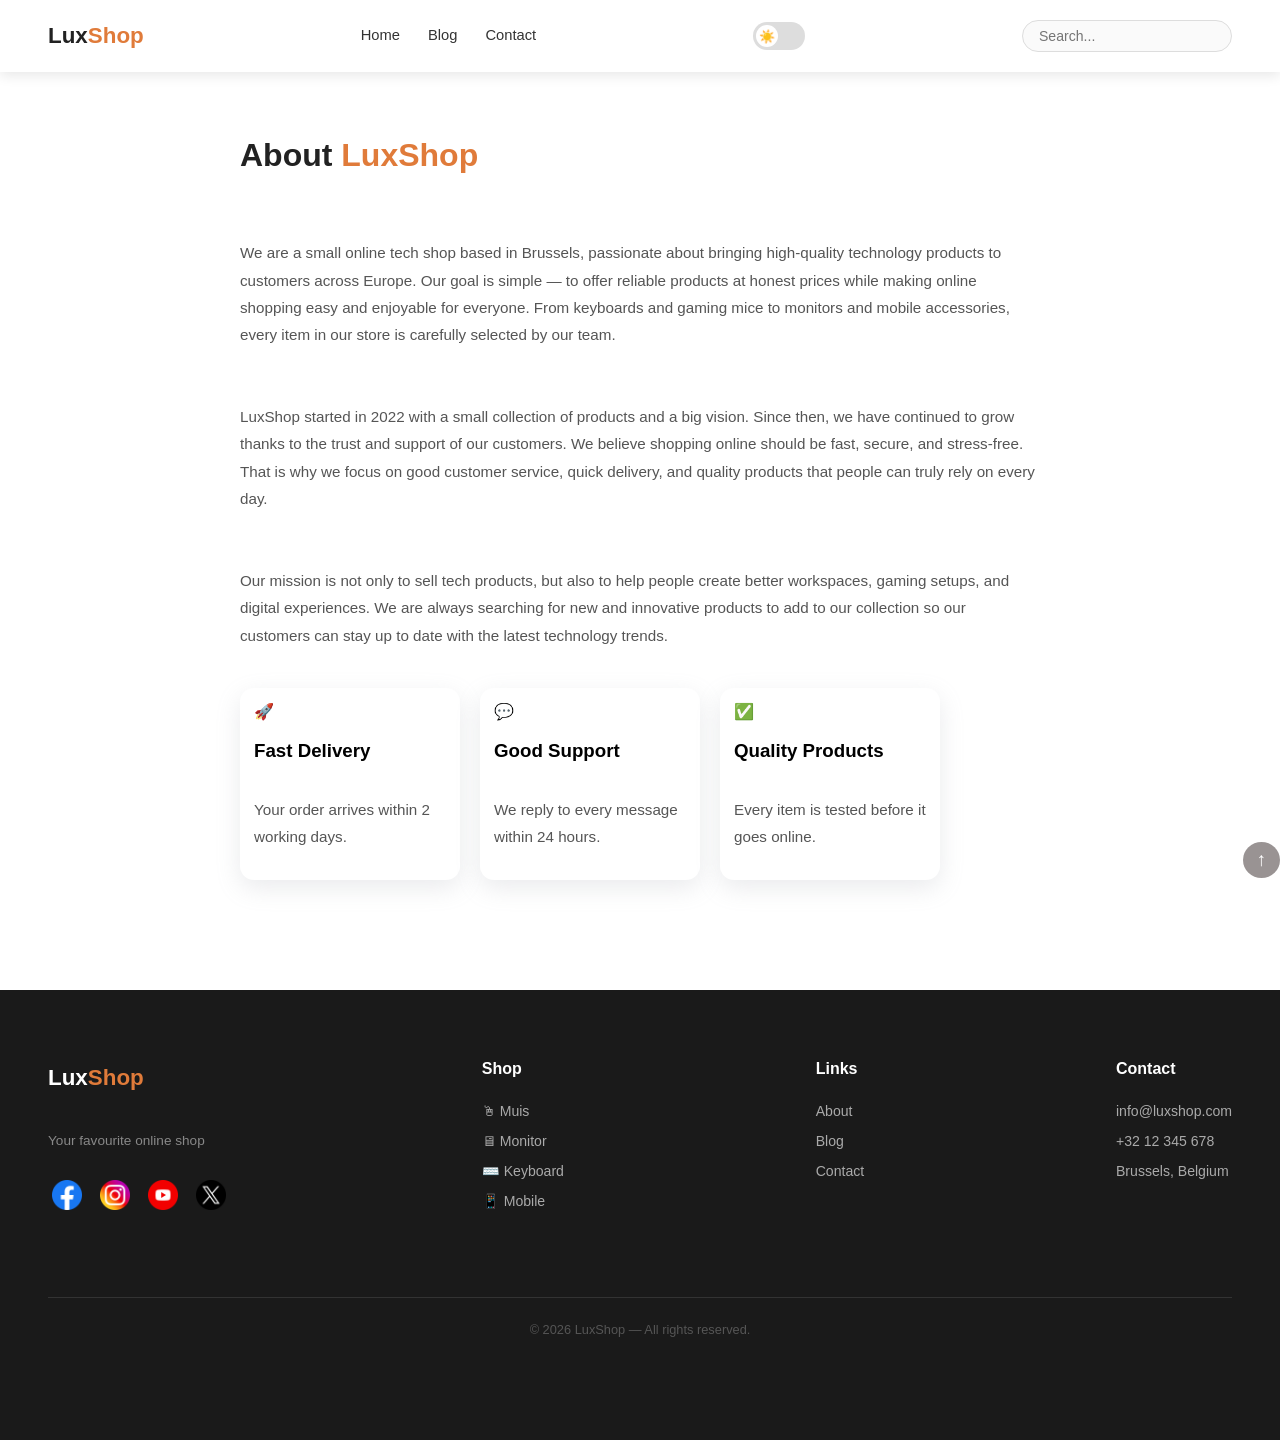
<file: about.html>
<!DOCTYPE html>
<html lang="en">

<head>
  <meta charset="UTF-8">
  <meta name="viewport" content="width=device-width, initial-scale=1.0">
  <title>about</title>
  <link rel="stylesheet" href="CSS/EINDPRO.css">
</head>

<body>

  <header class="head">

    <a class="logo" href="EINDPROJECT.html">Lux<span>Shop</span></a>

    <nav class="menu">

      <a href="index.html">Home</a>
      <a href="blog.html">Blog</a>
      <a href="contact.html">Contact</a>
    </nav>
<div class="D-L">
    <div class="DL-click">☀️</div>
   </div>
    <div class="box">
      <input type="text" placeholder="Search..." />
    </div>
   
  </header>


  <section class="about">

    <h1>About <span>LuxShop</span></h1>

    <p>
      We are a small online tech shop based in Brussels, passionate about bringing high-quality technology products to
      customers across Europe. Our goal is simple — to offer reliable products at honest prices while making online
      shopping easy and enjoyable for everyone. From keyboards and gaming mice to monitors and mobile accessories, every
      item in our store is carefully selected by our team.
    </p>

    <p>
      LuxShop started in 2022 with a small collection of products and a big vision. Since then, we have continued to
      grow thanks to the trust and support of our customers. We believe shopping online should be fast, secure, and
      stress-free. That is why we focus on good customer service, quick delivery, and quality products that people can
      truly rely on every day.
    </p>

    <p>
      Our mission is not only to sell tech products, but also to help people create better workspaces, gaming setups,
      and digital experiences. We are always searching for new and innovative products to add to our collection so our
      customers can stay up to date with the latest technology trends.
    </p>

    <div class="cards">
      <div class="card">
        <span>🚀</span>
        <h3>Fast Delivery</h3>
        <p>Your order arrives within 2 working days.</p>
      </div>
      <div class="card">
        <span>💬</span>
        <h3>Good Support</h3>
        <p>We reply to every message within 24 hours.</p>
      </div>
      <div class="card">
        <span>✅</span>
        <h3>Quality Products</h3>
        <p>Every item is tested before it goes online.</p>
      </div>
    </div>

  </section>


  <footer class="foot">

    <div class="fcol">
      <h1 class="flogo">Lux<span>Shop</span></h1>
      <p class="ftag">Your favourite online shop</p>
      <div class="srow">
        <a class="sicon" href="https://facebook.com">
          <img src="AFBEELDING/facebook.png" />
        </a>
        <a class="sicon" href="https://instagram.com">
          <img src="AFBEELDING/social.png" />
        </a>
        <a class="sicon" href="https://youtube.com">
          <img src="AFBEELDING/youtube.png" />
        </a>
        <a class="sicon" href="https://x.com">
          <img src="AFBEELDING/twitter.png" />
        </a>
      </div>
    </div>

    <div class="fcol">
      <h1 class="ftitle">Shop</h1>
      <a href="#">🖱 Muis</a>
      <a href="#">🖥 Monitor</a>
      <a href="#">⌨️ Keyboard</a>
      <a href="#">📱 Mobile</a>
    </div>

    <div class="fcol">
      <h1 class="ftitle">Links</h1>
      <a href="about.html">About</a>
      <a href="blog.html">Blog</a>
      <a href="contact.html">Contact</a>
    </div>

    <div class="fcol">
      <h1 class="ftitle">Contact</h1>
      <a href="mailto:info@luxshop.com">info@luxshop.com</a>
      <a href="tel:+3212345678">+32 12 345 678</a>
      <a href="#">Brussels, Belgium</a>
    </div>

    <div class="fbot">© 2026 LuxShop — All rights reserved.</div>

  </footer>

  <a href="#" class="top-btn">↑</a>

</body>

</html>
</file>
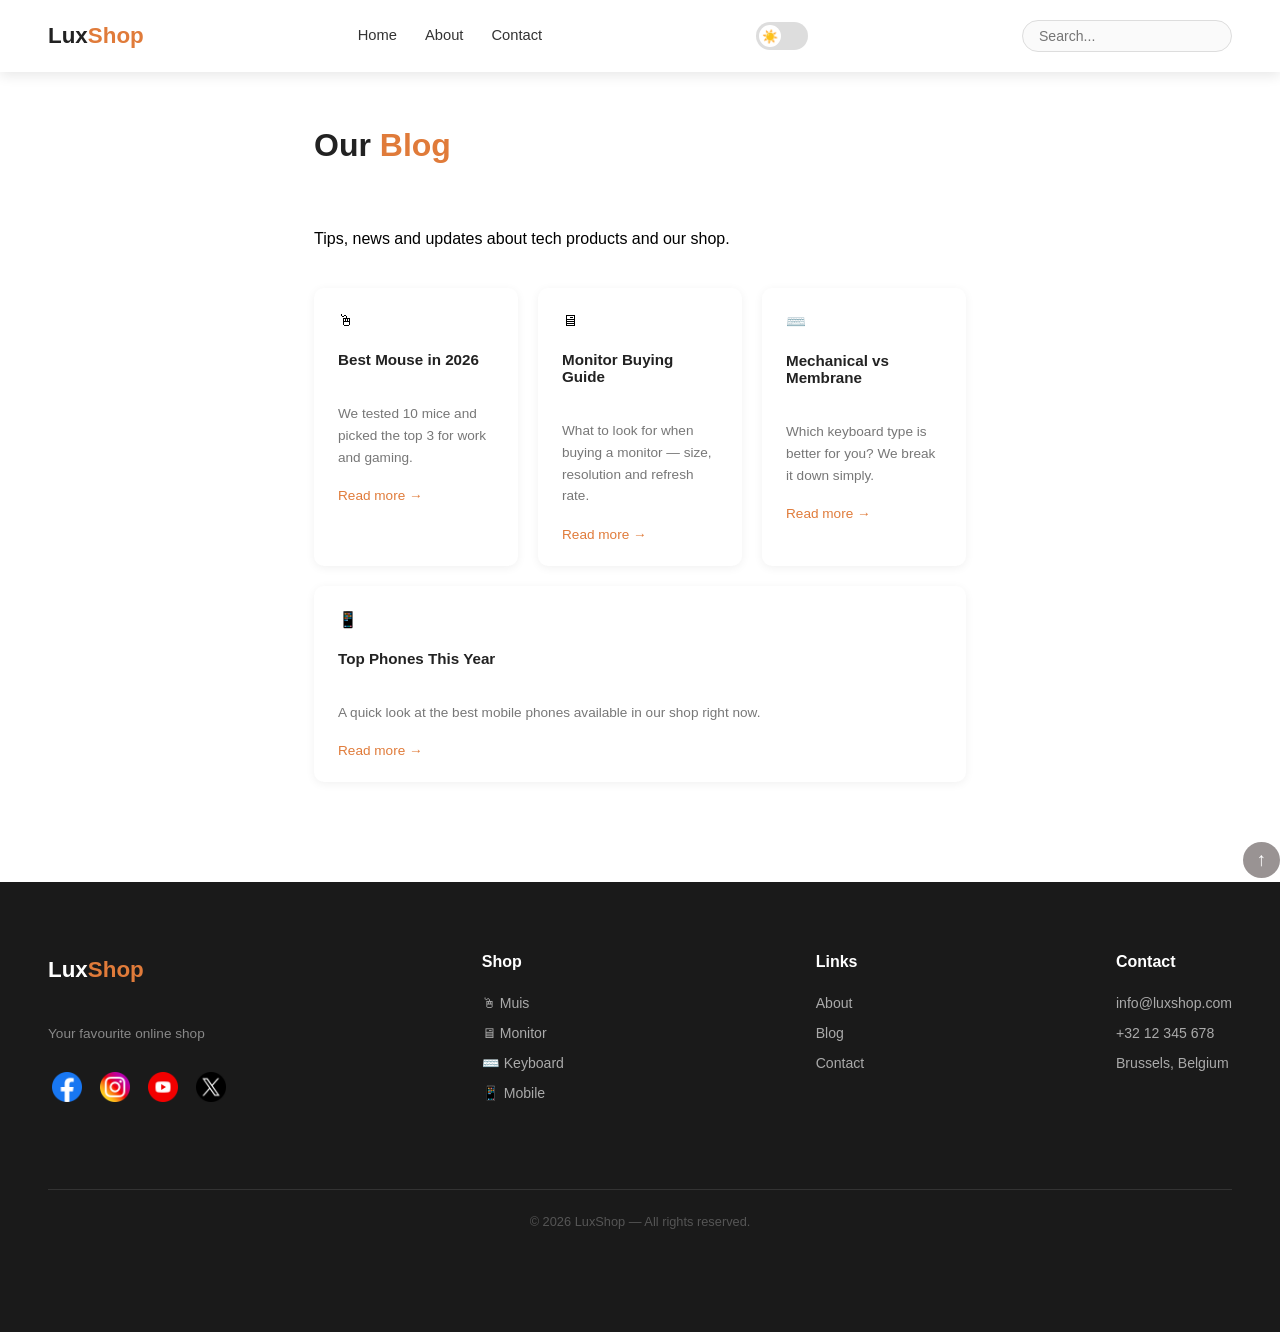
<file: blog.html>
<!DOCTYPE html>
<html lang="en">

<head>
  <meta charset="UTF-8">
  <meta name="viewport" content="width=device-width, initial-scale=1.0">
  <title>blog</title>
  <link rel="stylesheet" href="CSS/EINDPRO.css">

</head>

<body>




  <header class="head">

    <a class="logo" href="EINDPROJECT.html">Lux<span>Shop</span></a>

    <nav class="menu">

      <a href="index.html">Home</a>
      <a href="about.html">About</a>
      <a href="contact.html">Contact</a>
    </nav>
<div class="D-L">
    <div class="DL-click">☀️</div>
   </div>
    <div class="box">
      <input type="text" placeholder="Search..." />
    </div>

    
  </header>
  <!-- BLOG -->
  <section class="blog">

    <h1>Our <span>Blog</span></h1>
    <p>Tips, news and updates about tech products and our shop.</p>

    <div class="posts">

      <div class="post">
        <span>🖱</span>
        <h3>Best Mouse in 2026</h3>
        <p>We tested 10 mice and picked the top 3 for work and gaming.</p>
        <a href="#">Read more →</a>
      </div>

      <div class="post">
        <span>🖥</span>
        <h3>Monitor Buying Guide</h3>
        <p>What to look for when buying a monitor — size, resolution and refresh rate.</p>
        <a href="#">Read more →</a>
      </div>

      <div class="post">
        <span>⌨️</span>
        <h3>Mechanical vs Membrane</h3>
        <p>Which keyboard type is better for you? We break it down simply.</p>
        <a href="#">Read more →</a>
      </div>

      <div class="post">
        <span>📱</span>
        <h3>Top Phones This Year</h3>
        <p>A quick look at the best mobile phones available in our shop right now.</p>
        <a href="#">Read more →</a>
      </div>

    </div>

  </section>


  <footer class="foot">

    <div class="fcol">
      <h1 class="flogo">Lux<span>Shop</span></h1>
      <p class="ftag">Your favourite online shop</p>
      <div class="srow">
        <a class="sicon" href="https://facebook.com">
          <img src="AFBEELDING/facebook.png" />
        </a>
        <a class="sicon" href="https://instagram.com">
          <img src="AFBEELDING/social.png" />
        </a>
        <a class="sicon" href="https://youtube.com">
          <img src="AFBEELDING/youtube.png" />
        </a>
        <a class="sicon" href="https://x.com">
          <img src="AFBEELDING/twitter.png" />
        </a>
      </div>
    </div>

    <div class="fcol">
      <h1 class="ftitle">Shop</h1>
      <a href="#">🖱 Muis</a>
      <a href="#">🖥 Monitor</a>
      <a href="#">⌨️ Keyboard</a>
      <a href="#">📱 Mobile</a>
    </div>

    <div class="fcol">
      <h1 class="ftitle">Links</h1>
      <a href="about.html">About</a>
      <a href="blog.html">Blog</a>
      <a href="contact.html">Contact</a>
    </div>

    <div class="fcol">
      <h1 class="ftitle">Contact</h1>
      <a href="mailto:info@luxshop.com">info@luxshop.com</a>
      <a href="tel:+3212345678">+32 12 345 678</a>
      <a href="#">Brussels, Belgium</a>
    </div>

    <div class="fbot">© 2026 LuxShop — All rights reserved.</div>

  </footer>


  <a href="#" class="top-btn">↑</a>

</body>

</html>
</file>
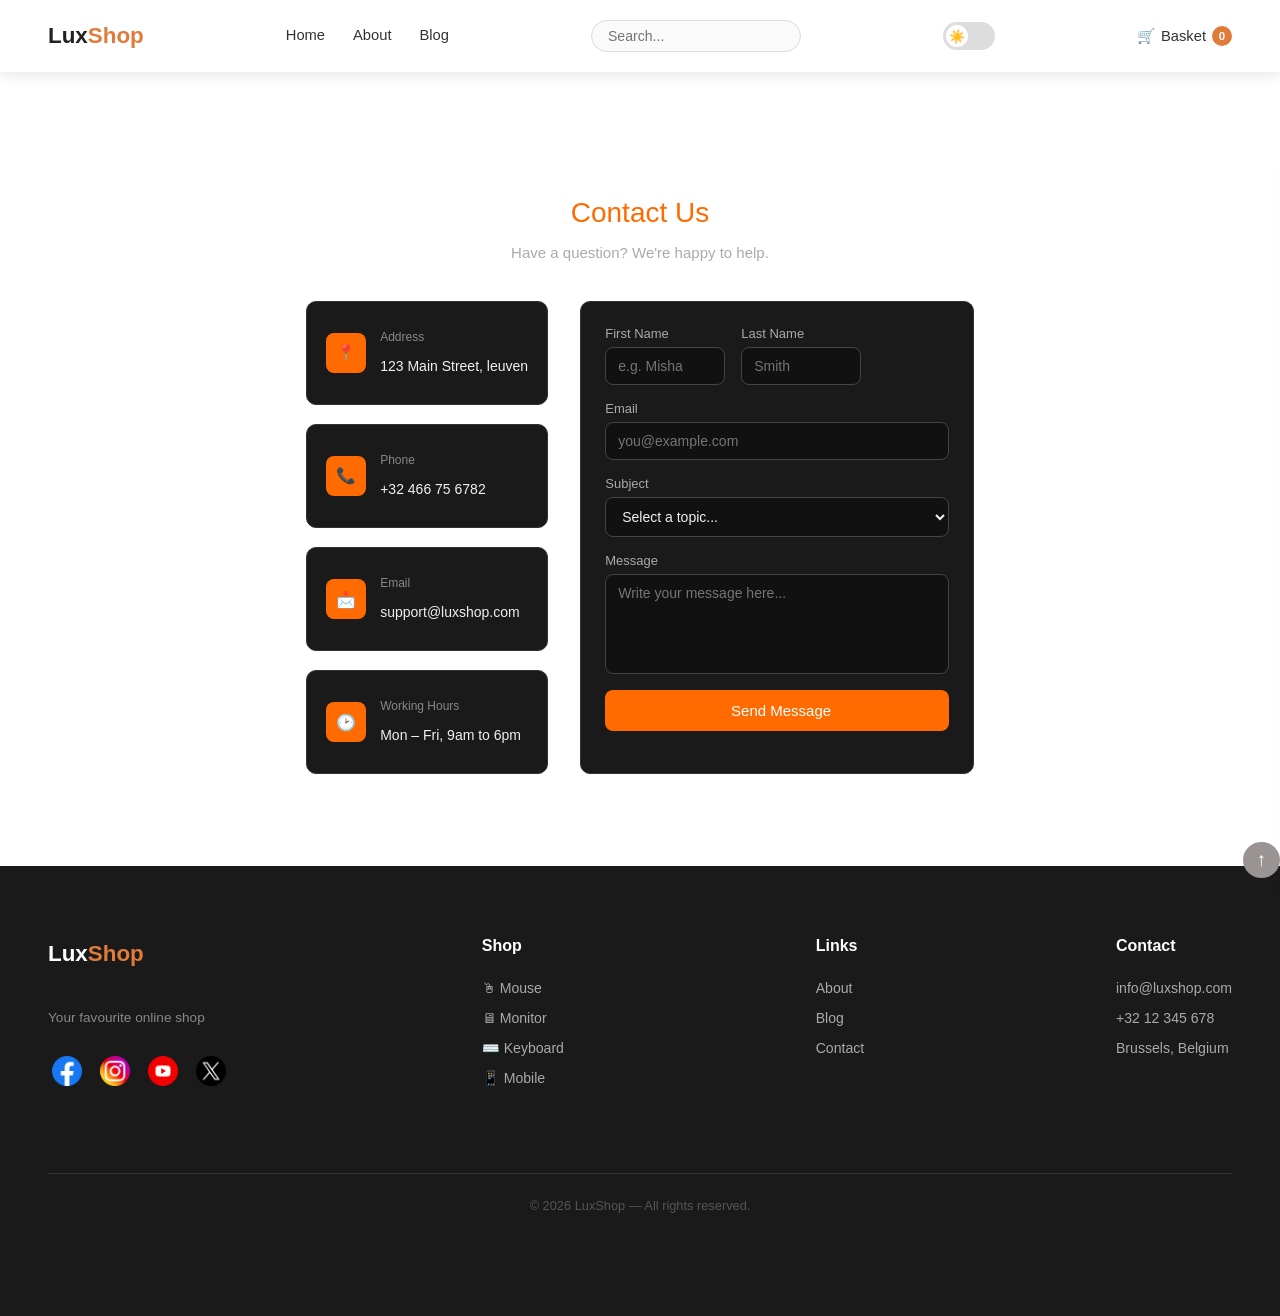
<file: contact.html>
<!DOCTYPE html>
<html lang="en">

<head>
    <meta charset="UTF-8">
    <meta name="viewport" content="width=device-width, initial-scale=1.0">
    <title>contact</title>
    <link rel="stylesheet" href="CSS/EINDPRO.css">
</head>

<body>

    <body class="light-mode">

        <!-- HEADER -->

        <h1 class="name"></h1>
        <header class="head">
            <a class="logo" href="EINDPROJECT.html">Lux<span>Shop</span></a>

            <div class="menu">
                <a href="index.html">Home</a>
                <a href="about.html">About</a>
                <a href="blog.html">Blog</a>

            </div>

            <div class="box">
                <input type="text" placeholder="Search..." />
            </div>
            <div class="D-L">
                <div class="DL-click">☀️</div>
            </div>
            <div class="basket">
                <span>🛒</span>
                <span>Basket</span>
                <span class="basket-count">0</span>
            </div>
        </header>

        <!-- BASKET PANEL -->
        <div class="Basket-pl">
            <div class="basket-header">
                <h2>🛒 Your Basket</h2>
            </div>
            <div class="buy-producten"></div>
            <div class="basket-total">
                <strong class="total-price">€0.00</strong>
            </div>
            <div class="BtnBasket">
                <button class="button-close">CLOSE</button>
                <button class="button-pay">PAY NOW</button>
            </div>
        </div>

        <section class="s-muis">


            <div class="page">

                <div class="header">
                    <h1><i class="ti-headset"></i> Contact Us</h1>
                    <p>Have a question? We're happy to help.</p>
                </div>

                <div class="contact-wrapper">

                    <!-- Info Cards -->
                    <div class="contact-info">
                        <div class="info-card">
                            <div class="info-icon">📍
                                <i class="ti ti-map-pin"></i>
                            </div>
                            <div class="info-text">
                                <p>Address</p>
                                <p>123 Main Street, leuven</p>
                            </div>
                        </div>
                        <div class="info-card">
                            <div class="info-icon">📞<i class="ti-phone"></i></div>
                            <div class="info-text">
                                <p>Phone</p>
                                <p>+32 466 75 6782</p>
                            </div>
                        </div>
                        <div class="info-card">
                            <div class="info-icon">📩<i class="ti-mail"></i></div>
                            <div class="info-text">
                                <p>Email</p>
                                <p>support@luxshop.com</p>
                            </div>
                        </div>
                        <div class="info-card">
                            <div class="info-icon">🕑<i class="ti-clock"></i></div>
                            <div class="info-text">
                                <p>Working Hours</p>
                                <p>Mon – Fri, 9am to 6pm</p>
                            </div>
                        </div>
                    </div>

                    <!-- Contact Form -->
                    <div class="contact-form">
                        <div class="form-row">
                            <div class="form-group">
                                <label>First Name</label>
                                <input type="text" placeholder="e.g. Misha" id="fname" />
                            </div>
                            <div class="form-group">
                                <label>Last Name</label>
                                <input type="text" placeholder="Smith" id="lname" />
                            </div>
                        </div>
                        <div class="form-group">
                            <label>Email</label>
                            <input type="email" placeholder="you@example.com" id="femail" />
                        </div>
                        <div class="form-group">
                            <label>Subject</label>
                            <select>
                                <option value="">Select a topic...</option>
                                <option>Product Question</option>
                                <option>Order Tracking</option>
                                <option>Returns & Refunds</option>
                                <option>Partnership</option>
                                <option>Other</option>
                            </select>
                        </div>
                        <div class="form-group">
                            <label>Message</label>
                            <textarea placeholder="Write your message here..."></textarea>
                        </div>
                        <button class="submit-btn">
                            <i class="ti-send"></i> Send Message
                        </button>

                    </div>

                </div>



        </section>





        <footer class="foot">
            <div class="fcol">
                <h1 class="flogo">Lux<span>Shop</span></h1>
                <p class="ftag">Your favourite online shop</p>
                <div class="srow">
                    <a class="sicon" href="https://facebook.com">
                        <img src="AFBEELDING/facebook.png" alt="Facebook" />
                    </a>
                    <a class="sicon" href="https://instagram.com">
                        <img src="AFBEELDING/social.png" alt="Instagram" />
                    </a>
                    <a class="sicon" href="https://youtube.com">
                        <img src="AFBEELDING/youtube.png" alt="YouTube" />
                    </a>
                    <a class="sicon" href="https://x.com">
                        <img src="AFBEELDING/twitter.png" alt="Twitter" />
                    </a>
                </div>
            </div>

            <div class="fcol">
                <h1 class="ftitle">Shop</h1>
                <a href="#">🖱 Mouse</a>
                <a href="#">🖥 Monitor</a>
                <a href="#">⌨️ Keyboard</a>
                <a href="#">📱 Mobile</a>
            </div>

            <div class="fcol">
                <h1 class="ftitle">Links</h1>
                <a href="about.html">About</a>
                <a href="blog.html">Blog</a>
                <a href="contact.html">Contact</a>
            </div>

            <div class="fcol">
                <h1 class="ftitle">Contact</h1>
                <a href="mailto:info@luxshop.com">info@luxshop.com</a>
                <a href="tel:+3212345678">+32 12 345 678</a>
                <a href="#">Brussels, Belgium</a>
            </div>

            <div class="fbot">© 2026 LuxShop — All rights reserved.</div>
        </footer>

        <a href="#" class="top-btn">↑</a>









    </body>

</html>
</file>
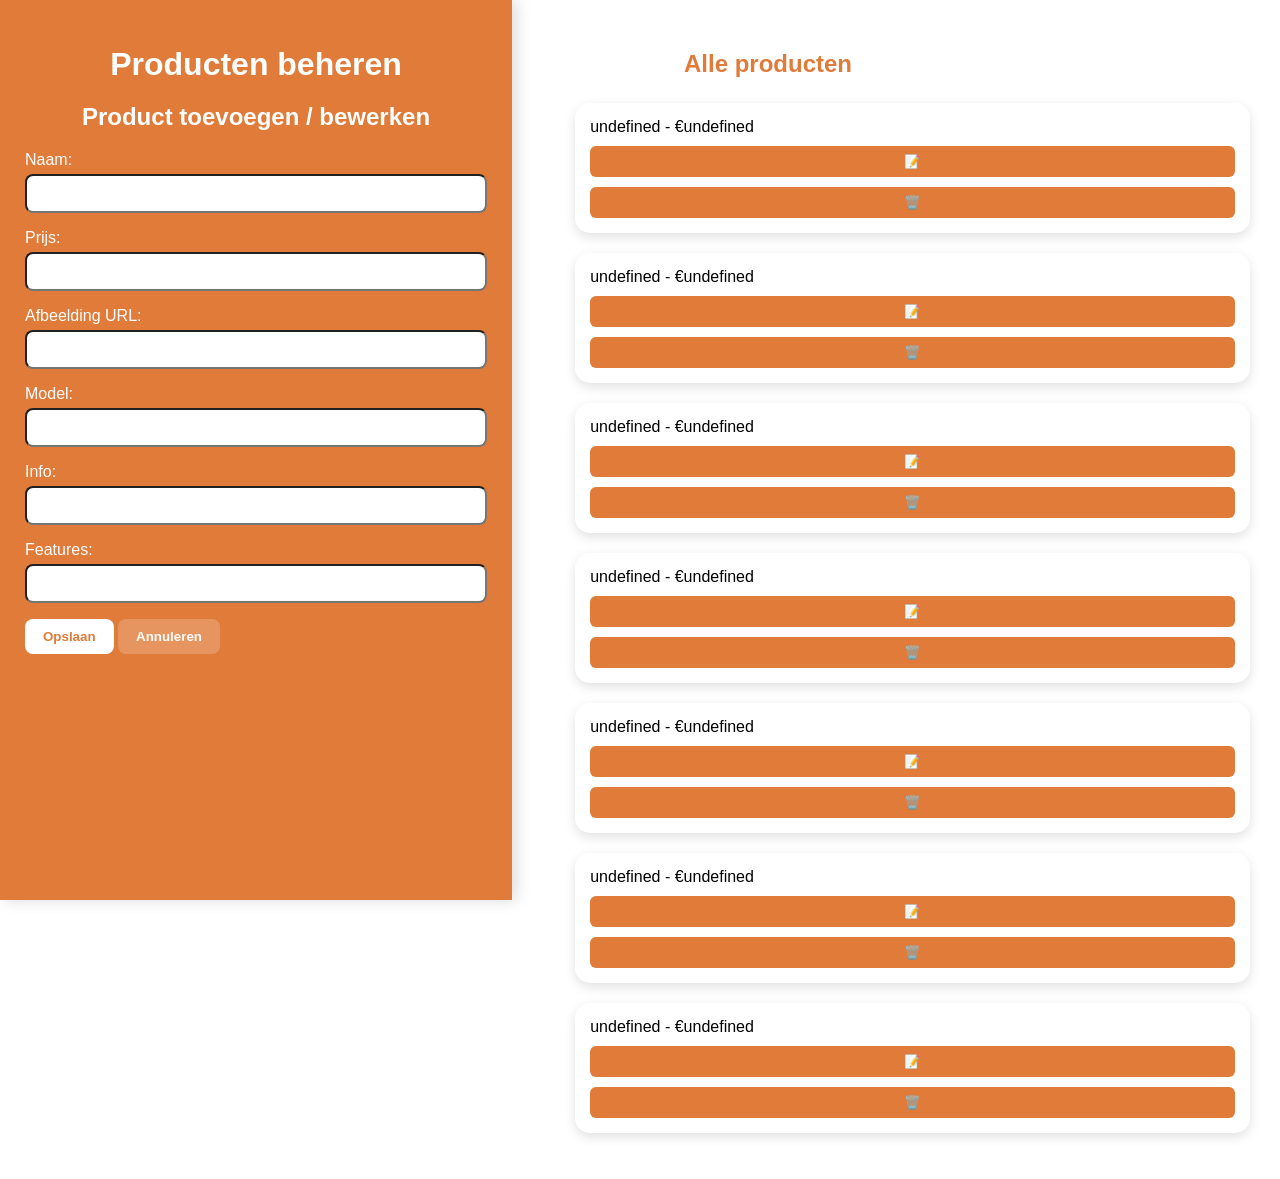
<file: crud.html>
<!DOCTYPE html>
<html lang="nl">

<head>
    <meta charset="UTF-8">
    <title>Producten beheren</title>
    <link rel="stylesheet" href="CSS/EINDPRO.css">
</head>

<body>


    <div class="crud-html">


        <div class="product-toevogen">



            <h1>Producten beheren</h1>

            <!-- <p><a href="index.html">Terug naar de lijst</a></p> -->

            <!-- Formulier: toevoegen OF bewerken -->
            <h2>Product toevoegen / bewerken</h2>

            <!-- Verborgen veld: leeg = toevoegen, gevuld = bewerken -->
            <input type="hidden" id="productId">

            <p>
                Naam:
                <input type="text" id="namee">
            </p>
            <p>
                Prijs:
                <input type="number" id="price" step="0.01">
            </p>
            <p>
                Afbeelding URL:
                <input type="text" id="imgURL">
            </p>
            <p>
                Model:
                <input type="text" id="model">
            </p>
            <p>
                Info:
                <input type="text" id="info">
            </p>
            <p>
                Features:
                <input type="text" id="features">
            </p>
            <p>
                <button id="opslaanKnop">Opslaan</button>
                <button id="annuleerKnop">Annuleren</button>
            </p>
        </div>

        <div class="product-tonen">


            <!-- Lijst met alle producten + bewerk/verwijder knoppen -->
            <h2>Alle producten</h2>
            <ul id="productenLijst"></ul>

            <!-- Eerst de helper, dan de CRUD-functies -->
            <script src="Js/app.js"></script>
            <script src="Js/crud.js"></script>
            <script>
                // Koppel de knoppen aan hun functies
                document.getElementById("opslaanKnop").addEventListener("click", productOpslaan);
                document.getElementById("annuleerKnop").addEventListener("click", formulierLeegmaken);

                // Toon de lijst zodra de pagina geladen is
                toonBeheerLijst();
            </script>
        </div>

    </div>
</body>

</html>
</file>
<file: CSS/EINDPRO.css>
/* ===========================
   RESET & BASE
=========================== */
html {
    box-sizing: border-box;
    scroll-behavior: smooth;
}

*,
*:before,
*:after {
    box-sizing: inherit;
}

body {
    margin: 0;
    padding: 0;
    font-family: 'Poppins', sans-serif;
}

/* ///////////////////////////////////// */
/* /////////////D/L///////////////////  */
/* ////////////////////////////////////*/
.dark-mode {
    background: #121212;
    color: white;
}

.dark-mode .head {
    background: #1e1e1e;
    box-shadow: 0 4px 12px rgba(255, 255, 255, 0.05);
}

.dark-mode .logo,
.dark-mode .menu a,
.dark-mode .basket,
.dark-mode .drop summary {
    color: #f0f0f0;
}

.dark-mode .card {
    background: #1e1e1e;
    border-color: #333;
}

.dark-mode .card-name,
.dark-mode .card-price {
    color: #f0f0f0;
}

.dark-mode .Basket-pl {
    background: #1e1e1e;
}

.dark-mode .basket-header h2,
.dark-mode .basket-item-name,
.dark-mode .qty-number {
    color: #f0f0f0;
}

.dark-mode .basket-item {
    background: #2a2a2a;
    border-color: #444;
}

.dark-mode .qty-btn {
    background: #333;
    border-color: #555;
    color: #f0f0f0;
}

.dark-mode .detail-box {
    background: #1e1e1e;
}

.dark-mode .detail-name,
.dark-mode .detail-desc,
.dark-mode .detail-features {
    color: #ddd;
}

.dark-mode .dlist {
    background: #1e1e1e;
    border-color: #444;
}

.dark-mode .dlist a {
    color: #f0f0f0;
}

.dark-mode .box input {
    background: #333;
    color: white;
    border-color: #555;
}


.dark-mode .D-L {
    background-color: #e07b3a;
    justify-content: flex-end;
}

/* ===========================
   SCROLL TO TOP BUTTON
=========================== */
.top-btn {
    position: fixed;
    bottom: 22px;
    right: 0px;
    background: #999393;
    color: white;
    width: 37px;
    height: 36px;
    border-radius: 50%;
    text-decoration: none;
    display: flex;
    align-items: center;
    justify-content: center;
    font-size: 19px;
    z-index: 100;
}

/* ===========================
   HEADER
=========================== */
.head {
    background: #fff;
    box-shadow: 0 4px 12px rgba(0, 0, 0, 0.09);
    padding: 20px 48px;
    display: flex;
    align-items: center;
    justify-content: space-between;
    flex-wrap: wrap;
    gap: 16px;
    position: fixed;
    width: 100%;
    top: 0;
    z-index: 200;
}

.logo {
    font-size: 1.4rem;
    font-weight: 600;
    color: #222;
    text-decoration: none;
}

.logo span {
    color: #e07b3a;
}

.menu {
    display: flex;
    align-items: center;
    gap: 28px;
    flex-wrap: wrap;
}

.menu a {
    text-decoration: none;
    color: #333;
    font-size: 0.92rem;
    font-weight: 500;
    border-bottom: 2px solid transparent;
}

.menu a:hover {
    color: #e07b3a;
    border-bottom-color: #e07b3a;
}

/* DROPDOWN */
.drop {
    display: flex;
    flex-direction: column;
    position: relative;
}

.drop summary {
    list-style: none;
    cursor: pointer;
    font-size: 0.92rem;
    font-weight: 500;
    color: #333;
    border-bottom: 2px solid transparent;
    white-space: nowrap;
}

.dlist {
    position: absolute;
    top: 30px;
    background: #fff;
    border: 1px solid #eee;
    border-radius: 8px;
    box-shadow: 0 6px 20px rgba(0, 0, 0, 0.09);
    min-width: 150px;
    padding: 0;
    list-style: none;
    z-index: 300;
}

.dlist a {
    display: block;
    padding: 9px 16px;
    font-size: 0.88rem;
    color: #333;
    text-decoration: none;
}

.dlist a:hover {
    background: #fff5ef;
    color: #e07b3a;
}

.add-basket-btn:hover {
    transform: scale(0.99);
}


/* SEARCH BOX */
.box input {
    border: 1.5px solid #ddd;
    border-radius: 50px;
    padding: 7px 16px;
    background: #fafafa;
    font-size: 0.88rem;
    outline: none;
}

.D-L {
    width: 52px;
    height: 28px;
    border-radius: 50px;
    background-color: #ddd;
    display: flex;
    justify-content: start;
    align-items: center;
    padding: 3px;
    cursor: pointer;
    transition: justify-content 0.3s ease;
}



.DL-click {
    width: 22px;
    height: 22px;
    background: white;
    border-radius: 50%;
    display: flex;
    align-items: center;
    justify-content: center;
    font-size: 13px;

}


/* BASKET BUTTON */
.basket {
    display: flex;
    align-items: center;
    gap: 6px;
    cursor: pointer;
    font-size: 0.92rem;
    font-weight: 500;
    color: #333;
    position: relative;
}

.basket:hover {
    color: #e07b3a;
}

.basket-count {
    background: #e07b3a;
    color: white;
    font-size: 0.72rem;
    font-weight: 600;
    border-radius: 50%;
    width: 20px;
    height: 20px;
    display: flex;
    align-items: center;
    justify-content: center;
}

/* ===========================
   BASKET PANEL
=========================== */
.Basket-pl {
    position: fixed;
    bottom: 0;
    right: -320px;
    width: 300px;
    height: 84vh;
    background: #ffffff;
    border-radius: 20px 20px 0 0;
    box-shadow: 0 0 25px rgba(0, 0, 0, 0.15);
    display: flex;
    flex-direction: column;
    z-index: 150;
    transition: right 0.3s ease;
}

.basket-header {
    padding: 16px 20px 8px;
    border-bottom: 1px solid #eee;
}

.basket-header h2 {
    margin: 0;
    font-size: 1rem;
    color: #222;
}

/* Scrollable products list */
.buy-producten {
    flex-grow: 1;
    overflow-y: auto;
    padding: 12px;
    display: flex;
    flex-direction: column;
    gap: 12px;
}

/* Each basket item */
.basket-item {
    display: flex;
    align-items: center;
    gap: 10px;
    background: #fafafa;
    border: 1px solid #eee;
    border-radius: 10px;
    padding: 8px;
}

.basket-item-img {
    width: 60px;
    height: 60px;
    object-fit: cover;
    border-radius: 8px;
    flex-shrink: 0;
}

.basket-item-info {
    flex: 1;
    min-width: 0;
}

.basket-item-name {
    font-size: 0.8rem;
    font-weight: 500;
    color: #1a1814;
    margin: 0 0 2px;
    white-space: nowrap;
    overflow: hidden;
    text-overflow: ellipsis;
}

.basket-item-price {
    font-size: 0.88rem;
    font-weight: 600;
    color: #e07b3a;
    margin: 0 0 6px;
}

/* Quantity controls */
.qty-controls {
    display: flex;
    align-items: center;
    gap: 6px;
}

.qty-btn {
    width: 24px;
    height: 24px;
    border: 1px solid #ddd;
    background: #fff;
    border-radius: 50%;
    font-size: 1rem;
    cursor: pointer;
    display: flex;
    align-items: center;
    justify-content: center;
    font-weight: 600;
    color: #333;
    line-height: 1;
}

.qty-btn:hover {
    background: #e07b3a;
    color: #fff;
    border-color: #e07b3a;
}

.qty-number {
    font-size: 0.88rem;
    font-weight: 600;
    min-width: 20px;
    text-align: center;
}

/* Trash button */
.trash-btn {
    background: none;
    border: none;
    cursor: pointer;
    font-size: 1rem;
    color: #aaa;
    padding: 4px;
    flex-shrink: 0;
}

.trash-btn:hover {
    color: #e53935;
}

/* Basket total */
.basket-total {
    padding: 10px 20px;
    font-size: 0.95rem;
    color: #333;
    border-top: 1px solid #eee;
    text-align: right;
}

.basket-total strong {
    color: #e07b3a;
    font-size: 1.1rem;
}

/* Bottom buttons */
.BtnBasket {
    display: flex;
}



.BtnBasket button {
    width: 50%;
    height: 52px;
    border: none;
    font-size: 0.9rem;
    font-weight: bold;
    cursor: pointer;
}

.button-close {
    background: #f1f1f1;
    color: #333;
}

.button-close:hover {
    background: #ddd;
}

.button-pay {
    background: #22c55e;
    color: white;
}

.button-pay:hover {
    background: #16a34a;
}

/* ===========================
   PRODUCT DETAIL OVERLAY
=========================== */
.detail-overlay {
    display: none;
    position: fixed;
    top: 0;
    left: 0;
    width: 100%;
    height: 100%;
    background: rgba(0, 0, 0, 0.5);
    z-index: 400;
    align-items: flex-start;
    justify-content: center;
    padding-top: 80px;

}


.detail-overlay.active {
    display: flex;
}

.detail-box {
    background: #fff;
    width: 90%;
    max-width: 800px;
    height: 30vh;
    min-height: 220px;
    position: relative;
    display: flex;

}

.detail-close {
    position: absolute;
    top: 12px;
    right: 14px;
    background: #eee;
    border: none;
    border-radius: 50%;
    width: 30px;
    height: 30px;
    font-size: 0.9rem;
    cursor: pointer;
    z-index: 10;
    font-weight: bold;
    color: #333;
}

.detail-close:hover {
    background: #e07b3a;
    color: #fff;
}

.detail-content {
    display: flex;
    width: 100%;
    height: 100%;
    justify-content: space-around;
}

.detail-img {
    width: 220px;
    height: 100%;
    object-fit: cover;
}

.detail-info {
    flex-grow: 1;
    padding: 24px 20px;
    display: flex;
    flex-direction: column;
    gap: 8px;
    overflow-y: auto;
    

}

.detail-model {
    font-size: 0.78rem;
    text-transform: uppercase;
    letter-spacing: 0.08em;
    color: #a09a92;
}

.detail-name {
    font-size: 1.1rem;
    font-weight: 600;
    color: #1a1814;
    margin: 0;
}

.detail-price {
    font-size: 1.3rem;
    font-weight: 600;
    color: #e07b3a;
    margin: 0;
}

.detail-desc {
    font-size: 0.85rem;
    color: #666;
    line-height: 1.7;
}

.detail-features {
    font-size: 0.83rem;
    color: #555;
    padding-left: 16px;
    margin: 0;
    line-height: 1.8;
}

/* ===========================
   PRODUCTS GRID
=========================== */
.s-muis {
    width: 100%;
    padding: 120px 48px 60px;
    display: flex;
    flex-direction: row;
    flex-wrap: wrap;
    gap: 20px;
    justify-content: center;
}

/* PRODUCT CARD */
.card {
    background: #fff;
    border-radius: 14px;
    box-shadow: rgba(149, 157, 165, 0.2) 0px 8px 24px;
    width: 220px;
    padding: 14px;
    display: flex;
    flex-direction: column;
}

.card-img img {
    width: 100%;
    border-radius: 10px;
    height: 170px;
    object-fit: cover;
    display: block;
}

.card-body {
    display: flex;
    flex-direction: column;
    flex-grow: 1;
    padding-top: 10px;
}

.card-model {
    font-size: 11px;
    text-transform: uppercase;
    letter-spacing: 0.07em;
    color: #a09a92;
    margin: 0 0 4px;
}

.card-name {
    font-size: 14px;
    font-weight: 500;
    color: #1a1814;
    line-height: 1.35;
    margin-bottom: 8px;
}

.card-price {
    font-size: 18px;
    font-weight: 500;
    color: #1a1814;
    margin-bottom: 10px;
}

/* Card buttons */
.card-buttons {
    display: flex;
    flex-direction: column;
    gap: 6px;
    margin-top: auto;
}

.btn {
    width: 100%;
    padding: 10px;
    font-family: 'Poppins', sans-serif;
    font-size: 13px;
    font-weight: 500;
    background: #1a1814;
    color: #fff;
    border: none;
    border-radius: 8px;
    cursor: pointer;
}

.btn:hover {
    background: #2e2a24;
}

.btn-details {
    width: 100%;
    padding: 8px;
    font-family: 'Poppins', sans-serif;
    font-size: 12px;
    font-weight: 500;
    background: #fff;
    color: #e07b3a;
    border: 1.5px solid #e07b3a;
    border-radius: 8px;
    cursor: pointer;
}

.btn-details:hover {
    background: #fff5ef;
}

/* ===========================
   FOOTER
=========================== */
.foot {
    background: #1a1a1a;
    min-height: 50vh;
    padding: 60px 48px;
    display: flex;
    flex-wrap: wrap;
    justify-content: space-between;
    gap: 40px;
}

.fcol {
    display: flex;
    flex-direction: column;
    gap: 14px;
}

.flogo {
    font-size: 1.4rem;
    font-weight: 600;
    color: #fff;
    text-decoration: none;
}

.flogo span {
    color: #e07b3a;
}

.ftag {
    font-size: 0.85rem;
    color: #888;
}

.ftitle {
    font-size: 1rem;
    font-weight: 600;
    color: #fff;
}

.fcol a {
    text-decoration: none;
    color: #aaa;
    font-size: 0.88rem;
}

.fcol a:hover {
    color: #e07b3a;
}

.srow {
    display: flex;
    flex-wrap: wrap;
    gap: 10px;
}

.sicon {
    width: 38px;
    height: 38px;
    border-radius: 8px;
    display: flex;
    align-items: center;
    justify-content: center;
    text-decoration: none;
}

.sicon img {
    width: 30px;
    height: 30px;
}

.sicon:hover {
    opacity: 0.8;
}

.fbot {
    width: 100%;
    border-top: 1px solid #333;
    padding-top: 24px;
    font-size: 0.8rem;
    color: #555;
    text-align: center;
}

/* ===========================
   ABOUT PAGE
=========================== */
.about {
    max-width: 800px;
    margin: 60px auto;
    padding: 50px 0px;
    display: flex;
    flex-direction: column;
    gap: 24px;
}

.about h1 {
    font-size: 2rem;
    font-weight: 600;
    color: #222;
}

.about h1 span {
    color: #e07b3a;
}

.about p {
    font-size: 0.95rem;
    color: #555;
    line-height: 1.8;
}

.cards {
    display: flex;
    flex-wrap: wrap;
    gap: 20px;
}

/* ===========================
   BLOG PAGE
=========================== */
.blog {
    max-width: 700px;
    margin: 0 auto;
    padding: 100px 24px;
    display: flex;
    flex-direction: column;
    gap: 24px;
}

.blog h1 {
    font-size: 2rem;
    font-weight: 600;
    color: #222;
}

.blog h1 span {
    color: #e07b3a;
}

.posts {
    display: flex;
    flex-wrap: wrap;
    gap: 20px;
}

.post {
    background: #fff;
    border-radius: 10px;
    padding: 24px;
    flex: 1;
    min-width: 180px;
    box-shadow: 0 2px 10px rgba(0, 0, 0, 0.06);
    display: flex;
    flex-direction: column;
    gap: 6px;
}

.post h3 {
    font-size: 0.95rem;
    font-weight: 600;
    color: #222;
}

.post p {
    font-size: 0.85rem;
    color: #777;
    line-height: 1.6;
}

.post a {
    color: #e07b3a;
    font-size: 0.85rem;
    text-decoration: none;
}

.post a:hover {
    text-decoration: underline;
}

/* ===========================
   crud page
=========================== */

.crud-html {
    display: flex;
    min-height: 100vh;
}


.product-toevogen {
    width: 40%;
    position: fixed;
    left: 0;
    top: 0;
    height: 100vh;
    padding: 25px;
    box-sizing: border-box;
    background: linear-gradient(180deg, #e07b3a, #e07b3a);
    color: white;
    overflow-y: auto;
    box-shadow: 4px 0 15px rgba(0, 0, 0, 0.15);
}

.product-toevogen h1,
.product-toevogen h2 {
    text-align: center;
    margin-bottom: 20px;
}

.product-toevogen p {
    margin-bottom: 15px;
}

.product-toevogen input {
    width: 100%;
    padding: 10px;
    border-radius: 8px;
    margin-top: 5px;
}

.product-toevogen button {
    padding: 10px 18px;
    border: none;
    border-radius: 8px;
    cursor: pointer;
    font-weight: bold;
    transition: 0.3s;
}

#opslaanKnop {
    background: white;
    color: #e07b3a;
}

#opslaanKnop:hover {
    background: #f0f0f0;
    transform: translateY(-2px);
}

#annuleerKnop {
    background: rgba(255, 255, 255, 0.2);
    color: white;
}

#annuleerKnop:hover {
    background: rgba(255, 255, 255, 0.35);
}

.product-tonen {
    margin-left: 20%;
    width: 80%;
    padding: 30px;
}

.product-tonen h2 {
    color: #e07b3a;
    margin-bottom: 25px;
    text-align: center;
}


#productenLijst {
    display: flex;
    flex-wrap: wrap;
    gap: 20px;
    list-style: none;
    padding: 0;
    justify-content: end;

}

/* Card */
#productenLijst li {
    display: flex;
    flex-direction: column;
    width: 260px;
    background: white;
    border-radius: 15px;
    padding: 15px;
    box-shadow: 0 4px 12px rgba(0, 0, 0, 0.12);
    transition: 0.3s;
    flex-basis: 70%;
}

#productenLijst li:hover {
    transform: translateY(-5px);
    box-shadow: 0 8px 20px rgba(0, 0, 0, 0.18);
}

#productenLijst button {
    margin-top: 10px;
    padding: 8px 12px;
    border: none;
    border-radius: 6px;
    cursor: pointer;
    font-weight: bold;
}

#productenLijst button {
    background: #e07b3a;
    color: white;
}







/* //////////////////////////////////// */
/* //////////Contact page/////////// */
/* //////////////////////////////////// */



.page {
    max-width: 700px;
    margin: 0 auto;
    padding: 2rem 1rem;
}

/* Header */
.header {
    text-align: center;
    margin-bottom: 2.5rem;
}

.header h1 {
    font-size: 28px;
    font-weight: 500;
    color: #FF6B00;
    margin-bottom: 0.5rem;
}

.header p {
    font-size: 15px;
    color: #aaa;
}


.contact-wrapper {
    display: flex;
    gap: 2rem;
    flex-wrap: wrap;
}


.contact-info {
    min-width: 200px;
    display: flex;
    flex-direction: column;
    gap: 1.2rem;
}

.info-card {
    display: flex;
    align-items: center;
    gap: 14px;
    background: #1a1a1a;
    border: 0.5px solid #333;
    border-radius: 10px;
    padding: 1rem 1.2rem;
}

.info-icon {
    width: 40px;
    height: 40px;
    border-radius: 8px;
    background: #FF6B00;
    display: flex;
    align-items: center;
    justify-content: center;
}

.info-icon i {
    font-size: 18px;
    color: #fff;
}

.info-text p:first-child {
    font-size: 12px;
    color: #888;
    margin-bottom: 2px;
}

.info-text p:last-child {
    font-size: 14px;
    font-weight: 500;
    color: #f0f0f0;
}

/* Form column */
.contact-form {
    flex-grow: 1;
    flex-basis: 0%;
    min-width: 260px;
    background: #1a1a1a;
    border: 0.5px solid #333;
    border-radius: 10px;
    padding: 1.5rem;
    display: flex;
    flex-direction: column;
    gap: 1rem;
}

.form-row {
    display: flex;
    gap: 1rem;
    flex-wrap: wrap;
}

.form-group {
    flex-basis: 0%;
    min-width: 120px;
    display: flex;
    flex-direction: column;
    gap: 6px;
}

.form-group label {
    font-size: 13px;
    color: #aaa;
}

.form-group input,
.form-group textarea,
.form-group select {
    background: #111;
    border: 0.5px solid #444;
    border-radius: 8px;
    color: #f0f0f0;
    font-size: 14px;
    padding: 10px 12px;
    font-family: sans-serif;
    transition: border-color 0.2s;
    width: 100%;
}

.form-group input:focus,
.form-group textarea:focus,
.form-group select:focus {
    border-color: #FF6B00;
}

.form-group textarea {
    resize: none;
    min-height: 100px;
}

.form-group select option {
    background: #1a1a1a;
}

/* Submit button */
.submit-btn {
    background: #FF6B00;
    color: #fff;
    border: none;
    border-radius: 8px;
    padding: 12px;
    font-size: 15px;
    font-weight: 500;
    cursor: pointer;
    display: flex;
    align-items: center;
    justify-content: center;
    gap: 8px;
    font-family: sans-serif;
}

.submit-btn:focus {
    background: #e05e00;
    transform: scale(0.9);
}

.submit-btn i {
    font-size: 17px;
}

/*  
    /* Success message */
.success-msg {
    display: none;
    text-align: center;
    color: #4caf50;
    font-size: 14px;
    margin-top: 0.5rem;
}

*/

/* Social icons */
.social-row {
    display: flex;
    justify-content: center;
    gap: 1rem;
    margin-top: 2rem;
}

.social-btn {
    width: 42px;
    height: 42px;
    border-radius: 8px;
    background: #1a1a1a;
    border: 0.5px solid #333;
    display: flex;
    align-items: center;
    justify-content: center;
    cursor: pointer;

}
</file>
